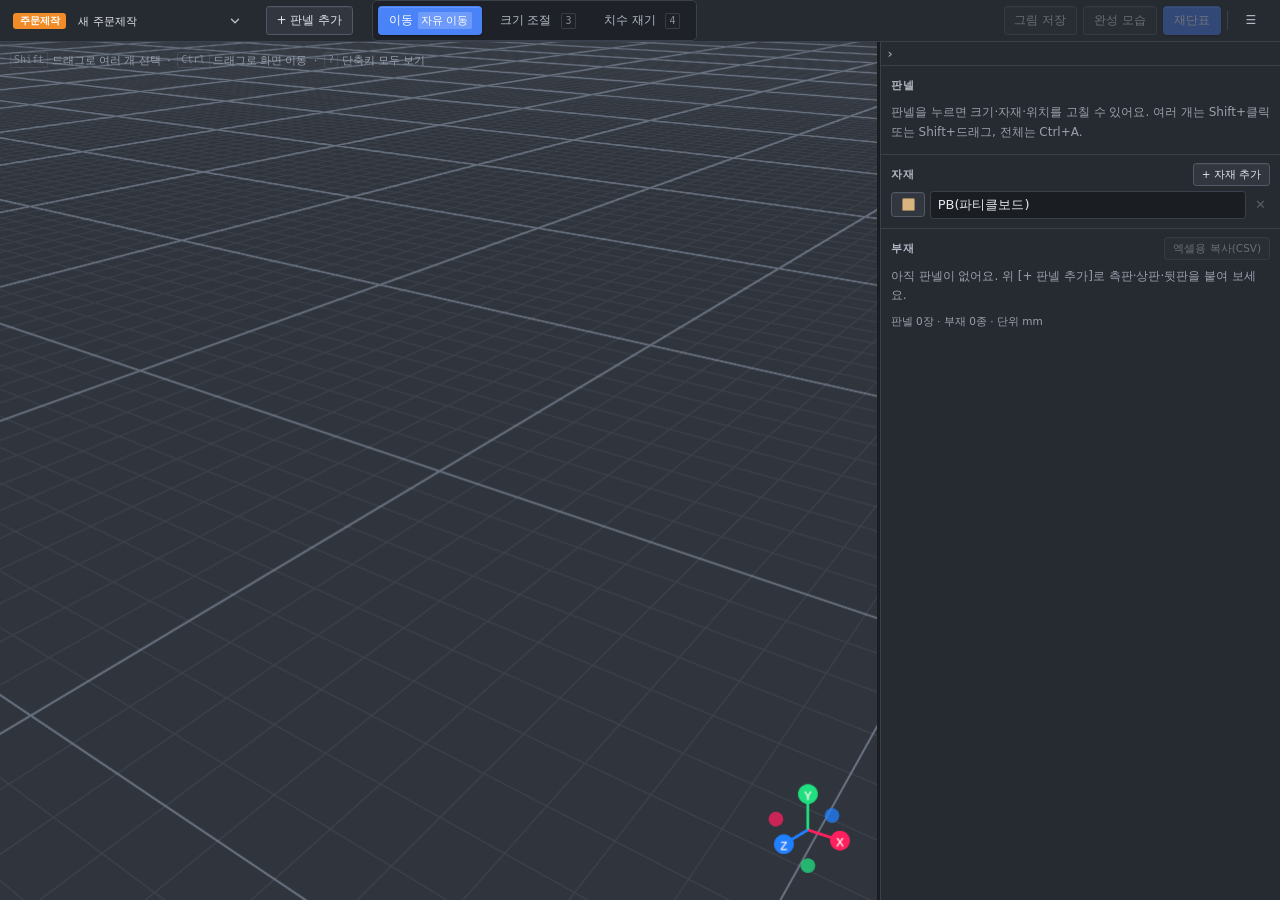
<file: web/custom/index.html>
<!doctype html>
<html lang="en">
  <head>
    <meta charset="UTF-8" />
    <link rel="icon" type="image/x-icon" href="/Panelizer/favicon.ico" />
    <meta name="viewport" content="width=device-width, initial-scale=1.0" />
    <title>Panelizer — Cabinet Designer</title>
    <script type="module" crossorigin src="./assets/index-D2AtlkXX.js"></script>
    <link rel="modulepreload" crossorigin href="./assets/rolldown-runtime-XKyaHtl9.js">
    <link rel="modulepreload" crossorigin href="./assets/vendor-DLZP23Km.js">
    <link rel="stylesheet" crossorigin href="./assets/index-BW0_Cf9q.css">
  </head>
  <body>
    <div id="root"></div>
  </body>
</html>
</file>
<file: web/custom/assets/index-BW0_Cf9q.css>
/*! tailwindcss v4.3.3 | MIT License | https://tailwindcss.com */
@layer properties{@supports (((-webkit-hyphens:none)) and (not (margin-trim:inline))) or ((-moz-orient:inline) and (not (color:rgb(from red r g b)))){*,:before,:after,::backdrop{--tw-translate-x:0;--tw-translate-y:0;--tw-translate-z:0;--tw-rotate-x:initial;--tw-rotate-y:initial;--tw-rotate-z:initial;--tw-skew-x:initial;--tw-skew-y:initial;--tw-space-y-reverse:0;--tw-border-style:solid;--tw-font-weight:initial;--tw-tracking:initial;--tw-leading:initial;--tw-ordinal:initial;--tw-slashed-zero:initial;--tw-numeric-figure:initial;--tw-numeric-spacing:initial;--tw-numeric-fraction:initial;--tw-shadow:0 0 #0000;--tw-shadow-color:initial;--tw-shadow-alpha:100%;--tw-inset-shadow:0 0 #0000;--tw-inset-shadow-color:initial;--tw-inset-shadow-alpha:100%;--tw-ring-color:initial;--tw-ring-shadow:0 0 #0000;--tw-inset-ring-color:initial;--tw-inset-ring-shadow:0 0 #0000;--tw-ring-inset:initial;--tw-ring-offset-width:0px;--tw-ring-offset-color:#fff;--tw-ring-offset-shadow:0 0 #0000;--tw-outline-style:solid;--tw-blur:initial;--tw-brightness:initial;--tw-contrast:initial;--tw-grayscale:initial;--tw-hue-rotate:initial;--tw-invert:initial;--tw-opacity:initial;--tw-saturate:initial;--tw-sepia:initial;--tw-drop-shadow:initial;--tw-drop-shadow-color:initial;--tw-drop-shadow-alpha:100%;--tw-drop-shadow-size:initial;--tw-duration:initial}}}@layer theme{:root,:host{--font-sans:system-ui, -apple-system, "Segoe UI", Roboto, sans-serif;--font-mono:ui-monospace, "SF Mono", "Cascadia Mono", Menlo, monospace;--color-black:#000;--color-white:#fff;--spacing:.25rem;--container-md:28rem;--container-3xl:48rem;--container-4xl:56rem;--text-xs:.75rem;--text-xs--line-height:calc(1 / .75);--text-sm:.875rem;--text-sm--line-height:calc(1.25 / .875);--text-base:1rem;--text-base--line-height:calc(1.5 / 1);--font-weight-normal:400;--font-weight-medium:500;--font-weight-semibold:600;--font-weight-bold:700;--tracking-normal:0em;--tracking-wide:.025em;--leading-tight:1.25;--leading-relaxed:1.625;--radius-xs:.125rem;--radius-sm:.25rem;--radius-md:.375rem;--radius-lg:.5rem;--animate-pulse:pulse 2s cubic-bezier(.4, 0, .6, 1) infinite;--default-transition-duration:.15s;--default-transition-timing-function:cubic-bezier(.4, 0, .2, 1);--default-font-family:var(--font-sans);--default-mono-font-family:var(--font-mono);--color-bg:#1a1d22;--color-surface:#262a31;--color-surface-2:#31363f;--color-surface-3:#3d434e;--color-edge:#3b414c;--color-edge-strong:#525a68;--color-ink:#e4e7ec;--color-ink-dim:#b4bbc6;--color-ink-faint:#9aa1ad;--color-accent:#4a82f7;--color-accent-hover:#6295fa;--color-accent-ink:#6b9dff;--color-danger:#f07a64;--color-snap-butt:#4a82f7;--color-snap-middle:#ffb02e;--color-resize:#ff8a2a;--color-resize-hover:#ffab5e;--color-overlap:#1fd1c4;--color-field-highlight:#ffd60a;--color-scene:#30353d;--color-scene-grid:#4a505b;--color-scene-grid-major:#67707e;--color-panel-edge:#5a4a32;--color-ghost:#c9ced7;--color-ghost-edge:#a3abb8;--color-corner:#9fb4d8;--text-micro:10.5px;--text-micro--line-height:1.4;--text-small:12px;--text-small--line-height:1.45}}@layer base{*,:after,:before,::backdrop{box-sizing:border-box;border:0 solid;margin:0;padding:0}::file-selector-button{box-sizing:border-box;border:0 solid;margin:0;padding:0}html,:host{-webkit-text-size-adjust:100%;tab-size:4;line-height:1.5;font-family:var(--default-font-family,-apple-system, BlinkMacSystemFont, "Segoe UI", Roboto, "Helvetica Neue", "Noto Sans", Arial, sans-serif, "Apple Color Emoji", "Segoe UI Emoji", "Segoe UI Symbol", "Noto Color Emoji");font-feature-settings:var(--default-font-feature-settings,normal);font-variation-settings:var(--default-font-variation-settings,normal);-webkit-tap-highlight-color:transparent}hr{height:0;color:inherit;border-top-width:1px}abbr:where([title]){-webkit-text-decoration:underline dotted;text-decoration:underline dotted}h1,h2,h3,h4,h5,h6{font-size:inherit;font-weight:inherit}a{color:inherit;-webkit-text-decoration:inherit;-webkit-text-decoration:inherit;-webkit-text-decoration:inherit;-webkit-text-decoration:inherit;text-decoration:inherit}b,strong{font-weight:bolder}code,kbd,samp,pre{font-family:var(--default-mono-font-family,ui-monospace, SFMono-Regular, Menlo, Monaco, Consolas, "Liberation Mono", "Courier New", monospace);font-feature-settings:var(--default-mono-font-feature-settings,normal);font-variation-settings:var(--default-mono-font-variation-settings,normal);font-size:1em}small{font-size:80%}sub,sup{vertical-align:baseline;font-size:75%;line-height:0;position:relative}sub{bottom:-.25em}sup{top:-.5em}table{text-indent:0;border-color:inherit;border-collapse:collapse}:-moz-focusring:where(:not(iframe)){outline:auto}progress{vertical-align:baseline}summary{display:list-item}ol,ul,menu{list-style:none}img,svg,video,canvas,audio,iframe,embed,object{vertical-align:middle;display:block}img,video{max-width:100%;height:auto}button,input,select,optgroup,textarea{font:inherit;font-feature-settings:inherit;font-variation-settings:inherit;letter-spacing:inherit;color:inherit;opacity:1;background-color:#0000;border-radius:0}::file-selector-button{font:inherit;font-feature-settings:inherit;font-variation-settings:inherit;letter-spacing:inherit;color:inherit;opacity:1;background-color:#0000;border-radius:0}:where(select:is([multiple],[size])) optgroup{font-weight:bolder}:where(select:is([multiple],[size])) optgroup option{padding-inline-start:20px}::file-selector-button{margin-inline-end:4px}::placeholder{opacity:1}@supports (not ((-webkit-appearance:-apple-pay-button))) or (contain-intrinsic-size:1px){::placeholder{color:currentColor}@supports (color:color-mix(in lab, red, red)){::placeholder{color:color-mix(in oklab, currentcolor 50%, transparent)}}}textarea{resize:vertical}::-webkit-search-decoration{-webkit-appearance:none}::-webkit-date-and-time-value{min-height:1lh;text-align:inherit}::-webkit-datetime-edit{display:inline-flex}::-webkit-datetime-edit-fields-wrapper{padding:0}::-webkit-datetime-edit{padding-block:0}::-webkit-datetime-edit-year-field{padding-block:0}::-webkit-datetime-edit-month-field{padding-block:0}::-webkit-datetime-edit-day-field{padding-block:0}::-webkit-datetime-edit-hour-field{padding-block:0}::-webkit-datetime-edit-minute-field{padding-block:0}::-webkit-datetime-edit-second-field{padding-block:0}::-webkit-datetime-edit-millisecond-field{padding-block:0}::-webkit-datetime-edit-meridiem-field{padding-block:0}::-webkit-calendar-picker-indicator{line-height:1}:-moz-ui-invalid{box-shadow:none}button,input:where([type=button],[type=reset],[type=submit]){appearance:button}::file-selector-button{appearance:button}::-webkit-inner-spin-button{height:auto}::-webkit-outer-spin-button{height:auto}[hidden]:where(:not([hidden=until-found])){display:none!important}:root{--lightningcss-light: ;--lightningcss-dark:initial;color-scheme:dark;font-family:var(--font-sans);color:var(--color-ink);-webkit-font-smoothing:antialiased;font-size:13px}html,body,#root{height:100%;margin:0}body{background:var(--color-bg)}@media (pointer:coarse){input,select,textarea{font-size:16px}}input[type=text],input[type=number]{font-variant-numeric:tabular-nums}*{scrollbar-width:thin;scrollbar-color:var(--color-edge-strong) transparent}}@layer components;@layer utilities{.pointer-events-none{pointer-events:none}.collapse{visibility:collapse}.invisible{visibility:hidden}.visible{visibility:visible}.absolute{position:absolute}.fixed{position:fixed}.relative{position:relative}.static{position:static}.inset-0{inset:0}.inset-x-0{inset-inline:0}.top-2{top:calc(var(--spacing) * 2)}.top-3{top:calc(var(--spacing) * 3)}.top-10{top:calc(var(--spacing) * 10)}.top-20{top:calc(var(--spacing) * 20)}.top-\[calc\(100\%\+4px\)\]{top:calc(100% + 4px)}.right-0{right:0}.right-3{right:calc(var(--spacing) * 3)}.bottom-2{bottom:calc(var(--spacing) * 2)}.bottom-3{bottom:calc(var(--spacing) * 3)}.left-0{left:0}.left-2{left:calc(var(--spacing) * 2)}.left-3{left:calc(var(--spacing) * 3)}.z-50{z-index:50}.z-\[100\]{z-index:100}.z-\[200\]{z-index:200}.m-0{margin:0}.mx-1{margin-inline:var(--spacing)}.mx-3{margin-inline:calc(var(--spacing) * 3)}.my-1{margin-block:var(--spacing)}.my-px{margin-block:1px}.mt-0{margin-top:0}.mt-1{margin-top:var(--spacing)}.mt-1\.5{margin-top:calc(var(--spacing) * 1.5)}.mt-2{margin-top:calc(var(--spacing) * 2)}.mt-2\.5{margin-top:calc(var(--spacing) * 2.5)}.mt-4{margin-top:calc(var(--spacing) * 4)}.mr-1\.5{margin-right:calc(var(--spacing) * 1.5)}.mr-2{margin-right:calc(var(--spacing) * 2)}.mb-0{margin-bottom:0}.mb-1{margin-bottom:var(--spacing)}.mb-1\.5{margin-bottom:calc(var(--spacing) * 1.5)}.mb-2{margin-bottom:calc(var(--spacing) * 2)}.mb-3{margin-bottom:calc(var(--spacing) * 3)}.mb-4{margin-bottom:calc(var(--spacing) * 4)}.mb-6{margin-bottom:calc(var(--spacing) * 6)}.ml-1{margin-left:var(--spacing)}.ml-1\.5{margin-left:calc(var(--spacing) * 1.5)}.ml-2{margin-left:calc(var(--spacing) * 2)}.ml-6{margin-left:calc(var(--spacing) * 6)}.\!inline{display:inline!important}.block{display:block}.contents{display:contents}.flex{display:flex}.grid{display:grid}.hidden{display:none}.inline{display:inline}.inline-block{display:inline-block}.inline-flex{display:inline-flex}.table{display:table}.aspect-square{aspect-ratio:1}.size-2{width:calc(var(--spacing) * 2);height:calc(var(--spacing) * 2)}.size-2\.5{width:calc(var(--spacing) * 2.5);height:calc(var(--spacing) * 2.5)}.size-3\.5{width:calc(var(--spacing) * 3.5);height:calc(var(--spacing) * 3.5)}.size-4{width:calc(var(--spacing) * 4);height:calc(var(--spacing) * 4)}.h-1{height:var(--spacing)}.h-3{height:calc(var(--spacing) * 3)}.h-6{height:calc(var(--spacing) * 6)}.h-7{height:calc(var(--spacing) * 7)}.h-12{height:calc(var(--spacing) * 12)}.h-13{height:calc(var(--spacing) * 13)}.h-72{height:calc(var(--spacing) * 72)}.h-\[55dvh\]{height:55dvh}.h-full{height:100%}.max-h-80{max-height:calc(var(--spacing) * 80)}.max-h-\[50dvh\]{max-height:50dvh}.max-h-full{max-height:100%}.min-h-0{min-height:0}.w-1{width:var(--spacing)}.w-5{width:calc(var(--spacing) * 5)}.w-7{width:calc(var(--spacing) * 7)}.w-8{width:calc(var(--spacing) * 8)}.w-9{width:calc(var(--spacing) * 9)}.w-10{width:calc(var(--spacing) * 10)}.w-12{width:calc(var(--spacing) * 12)}.w-14{width:calc(var(--spacing) * 14)}.w-20{width:calc(var(--spacing) * 20)}.w-24{width:calc(var(--spacing) * 24)}.w-28{width:calc(var(--spacing) * 28)}.w-72{width:calc(var(--spacing) * 72)}.w-\[6\.5rem\]{width:6.5rem}.w-full{width:100%}.w-px{width:1px}.max-w-3xl{max-width:var(--container-3xl)}.max-w-4xl{max-width:var(--container-4xl)}.max-w-64{max-width:calc(var(--spacing) * 64)}.max-w-full{max-width:100%}.max-w-md{max-width:var(--container-md)}.min-w-0{min-width:0}.min-w-3\.5{min-width:calc(var(--spacing) * 3.5)}.min-w-7{min-width:calc(var(--spacing) * 7)}.min-w-16{min-width:calc(var(--spacing) * 16)}.min-w-44{min-width:calc(var(--spacing) * 44)}.min-w-max{min-width:max-content}.flex-1{flex:1}.shrink{flex-shrink:1}.shrink-0{flex-shrink:0}.grow{flex-grow:1}.table-fixed{table-layout:fixed}.border-collapse{border-collapse:collapse}.translate-x-3{--tw-translate-x:calc(var(--spacing) * 3);translate:var(--tw-translate-x) var(--tw-translate-y)}.translate-y-3{--tw-translate-y:calc(var(--spacing) * 3);translate:var(--tw-translate-x) var(--tw-translate-y)}.rotate-90{rotate:90deg}.transform{transform:var(--tw-rotate-x,) var(--tw-rotate-y,) var(--tw-rotate-z,) var(--tw-skew-x,) var(--tw-skew-y,)}.animate-pulse{animation:var(--animate-pulse)}.cursor-col-resize{cursor:col-resize}.cursor-default{cursor:default}.cursor-help{cursor:help}.cursor-pointer{cursor:pointer}.resize{resize:both}.list-disc{list-style-type:disc}.list-none{list-style-type:none}.appearance-none{appearance:none}.grid-cols-2{grid-template-columns:repeat(2,minmax(0,1fr))}.grid-cols-3{grid-template-columns:repeat(3,minmax(0,1fr))}.grid-cols-4{grid-template-columns:repeat(4,minmax(0,1fr))}.grid-cols-6{grid-template-columns:repeat(6,minmax(0,1fr))}.grid-cols-\[4\.5rem_1fr_2\.5rem\]{grid-template-columns:4.5rem 1fr 2.5rem}.flex-col{flex-direction:column}.flex-row{flex-direction:row}.flex-wrap{flex-wrap:wrap}.items-baseline{align-items:baseline}.items-center{align-items:center}.items-start{align-items:flex-start}.justify-between{justify-content:space-between}.justify-center{justify-content:center}.justify-end{justify-content:flex-end}.justify-start{justify-content:flex-start}.gap-0\.5{gap:calc(var(--spacing) * .5)}.gap-1{gap:var(--spacing)}.gap-1\.5{gap:calc(var(--spacing) * 1.5)}.gap-2{gap:calc(var(--spacing) * 2)}.gap-3{gap:calc(var(--spacing) * 3)}.gap-4{gap:calc(var(--spacing) * 4)}:where(.space-y-1>:not(:last-child)){--tw-space-y-reverse:0;margin-block-start:calc(var(--spacing) * var(--tw-space-y-reverse));margin-block-end:calc(var(--spacing) * calc(1 - var(--tw-space-y-reverse)))}.gap-x-2{column-gap:calc(var(--spacing) * 2)}.gap-x-3{column-gap:calc(var(--spacing) * 3)}.gap-x-8{column-gap:calc(var(--spacing) * 8)}.gap-y-4{row-gap:calc(var(--spacing) * 4)}.self-start{align-self:flex-start}.truncate{text-overflow:ellipsis;white-space:nowrap;overflow:hidden}.overflow-hidden{overflow:hidden}.overflow-visible{overflow:visible}.overflow-x-auto{overflow-x:auto}.overflow-y-auto{overflow-y:auto}.rounded{border-radius:.25rem}.rounded-full{border-radius:2147483647px}.rounded-lg{border-radius:var(--radius-lg)}.rounded-md{border-radius:var(--radius-md)}.rounded-sm{border-radius:var(--radius-sm)}.rounded-xs{border-radius:var(--radius-xs)}.rounded-t{border-top-left-radius:.25rem;border-top-right-radius:.25rem}.border{border-style:var(--tw-border-style);border-width:1px}.border-0{border-style:var(--tw-border-style);border-width:0}.border-2{border-style:var(--tw-border-style);border-width:2px}.border-y{border-block-style:var(--tw-border-style);border-block-width:1px}.border-t{border-top-style:var(--tw-border-style);border-top-width:1px}.border-b{border-bottom-style:var(--tw-border-style);border-bottom-width:1px}.border-l{border-left-style:var(--tw-border-style);border-left-width:1px}.border-dashed{--tw-border-style:dashed;border-style:dashed}.border-accent{border-color:var(--color-accent)}.border-accent\/45{border-color:#4a82f773}@supports (color:color-mix(in lab, red, red)){.border-accent\/45{border-color:color-mix(in oklab, var(--color-accent) 45%, transparent)}}.border-black\/30{border-color:#0000004d}@supports (color:color-mix(in lab, red, red)){.border-black\/30{border-color:color-mix(in oklab, var(--color-black) 30%, transparent)}}.border-current\/25{border-color:currentColor}@supports (color:color-mix(in lab, red, red)){.border-current\/25{border-color:color-mix(in oklab, currentcolor 25%, transparent)}}.border-danger\/40{border-color:#f07a6466}@supports (color:color-mix(in lab, red, red)){.border-danger\/40{border-color:color-mix(in oklab, var(--color-danger) 40%, transparent)}}.border-edge{border-color:var(--color-edge)}.border-edge-strong{border-color:var(--color-edge-strong)}.border-edge\/60{border-color:#3b414c99}@supports (color:color-mix(in lab, red, red)){.border-edge\/60{border-color:color-mix(in oklab, var(--color-edge) 60%, transparent)}}.border-ink{border-color:var(--color-ink)}.border-snap-middle\/40{border-color:#ffb02e66}@supports (color:color-mix(in lab, red, red)){.border-snap-middle\/40{border-color:color-mix(in oklab, var(--color-snap-middle) 40%, transparent)}}.border-transparent{border-color:#0000}.bg-\[\#F28C28\]{background-color:#f28c28}.bg-accent{background-color:var(--color-accent)}.bg-accent\/15{background-color:#4a82f726}@supports (color:color-mix(in lab, red, red)){.bg-accent\/15{background-color:color-mix(in oklab, var(--color-accent) 15%, transparent)}}.bg-accent\/20{background-color:#4a82f733}@supports (color:color-mix(in lab, red, red)){.bg-accent\/20{background-color:color-mix(in oklab, var(--color-accent) 20%, transparent)}}.bg-bg{background-color:var(--color-bg)}.bg-bg\/60{background-color:#1a1d2299}@supports (color:color-mix(in lab, red, red)){.bg-bg\/60{background-color:color-mix(in oklab, var(--color-bg) 60%, transparent)}}.bg-black\/35{background-color:#00000059}@supports (color:color-mix(in lab, red, red)){.bg-black\/35{background-color:color-mix(in oklab, var(--color-black) 35%, transparent)}}.bg-black\/45{background-color:#00000073}@supports (color:color-mix(in lab, red, red)){.bg-black\/45{background-color:color-mix(in oklab, var(--color-black) 45%, transparent)}}.bg-black\/50{background-color:#00000080}@supports (color:color-mix(in lab, red, red)){.bg-black\/50{background-color:color-mix(in oklab, var(--color-black) 50%, transparent)}}.bg-black\/60{background-color:#0009}@supports (color:color-mix(in lab, red, red)){.bg-black\/60{background-color:color-mix(in oklab, var(--color-black) 60%, transparent)}}.bg-danger\/10{background-color:#f07a641a}@supports (color:color-mix(in lab, red, red)){.bg-danger\/10{background-color:color-mix(in oklab, var(--color-danger) 10%, transparent)}}.bg-edge{background-color:var(--color-edge)}.bg-edge-strong{background-color:var(--color-edge-strong)}.bg-snap-middle\/10{background-color:#ffb02e1a}@supports (color:color-mix(in lab, red, red)){.bg-snap-middle\/10{background-color:color-mix(in oklab, var(--color-snap-middle) 10%, transparent)}}.bg-surface{background-color:var(--color-surface)}.bg-surface-2{background-color:var(--color-surface-2)}.bg-surface-3{background-color:var(--color-surface-3)}.bg-surface\/90{background-color:#262a31e6}@supports (color:color-mix(in lab, red, red)){.bg-surface\/90{background-color:color-mix(in oklab, var(--color-surface) 90%, transparent)}}.bg-surface\/95{background-color:#262a31f2}@supports (color:color-mix(in lab, red, red)){.bg-surface\/95{background-color:color-mix(in oklab, var(--color-surface) 95%, transparent)}}.bg-transparent{background-color:#0000}.bg-white\/20{background-color:#fff3}@supports (color:color-mix(in lab, red, red)){.bg-white\/20{background-color:color-mix(in oklab, var(--color-white) 20%, transparent)}}.fill-bg{fill:var(--color-bg)}.fill-ink-dim\/70{fill:#b4bbc6b3}@supports (color:color-mix(in lab, red, red)){.fill-ink-dim\/70{fill:color-mix(in oklab, var(--color-ink-dim) 70%, transparent)}}.fill-ink-faint\/50{fill:#9aa1ad80}@supports (color:color-mix(in lab, red, red)){.fill-ink-faint\/50{fill:color-mix(in oklab, var(--color-ink-faint) 50%, transparent)}}.fill-none{fill:none}.fill-surface-2{fill:var(--color-surface-2)}.stroke-black\/55{stroke:#0000008c}@supports (color:color-mix(in lab, red, red)){.stroke-black\/55{stroke:color-mix(in oklab, var(--color-black) 55%, transparent)}}.stroke-current{stroke:currentColor}.stroke-edge{stroke:var(--color-edge)}.stroke-ink-dim{stroke:var(--color-ink-dim)}.stroke-white{stroke:var(--color-white)}.\[stroke-width\:1\]{stroke-width:1px}.\[stroke-width\:2\.5\]{stroke-width:2.5px}.p-0{padding:0}.p-0\.5{padding:calc(var(--spacing) * .5)}.p-1{padding:var(--spacing)}.p-1\.5{padding:calc(var(--spacing) * 1.5)}.p-2{padding:calc(var(--spacing) * 2)}.p-3{padding:calc(var(--spacing) * 3)}.p-4{padding:calc(var(--spacing) * 4)}.p-6{padding:calc(var(--spacing) * 6)}.px-0\.5{padding-inline:calc(var(--spacing) * .5)}.px-1{padding-inline:var(--spacing)}.px-1\.5{padding-inline:calc(var(--spacing) * 1.5)}.px-2{padding-inline:calc(var(--spacing) * 2)}.px-2\.5{padding-inline:calc(var(--spacing) * 2.5)}.px-3{padding-inline:calc(var(--spacing) * 3)}.px-4{padding-inline:calc(var(--spacing) * 4)}.px-5{padding-inline:calc(var(--spacing) * 5)}.py-0\.5{padding-block:calc(var(--spacing) * .5)}.py-1{padding-block:var(--spacing)}.py-1\.5{padding-block:calc(var(--spacing) * 1.5)}.py-2{padding-block:calc(var(--spacing) * 2)}.py-2\.5{padding-block:calc(var(--spacing) * 2.5)}.py-3{padding-block:calc(var(--spacing) * 3)}.py-4{padding-block:calc(var(--spacing) * 4)}.py-\[3px\]{padding-block:3px}.py-px{padding-block:1px}.pt-2{padding-top:calc(var(--spacing) * 2)}.pr-1{padding-right:var(--spacing)}.pr-4{padding-right:calc(var(--spacing) * 4)}.pb-1{padding-bottom:var(--spacing)}.pb-2{padding-bottom:calc(var(--spacing) * 2)}.pb-2\.5{padding-bottom:calc(var(--spacing) * 2.5)}.pl-1{padding-left:var(--spacing)}.pl-1\.5{padding-left:calc(var(--spacing) * 1.5)}.pl-2{padding-left:calc(var(--spacing) * 2)}.pl-5{padding-left:calc(var(--spacing) * 5)}.text-center{text-align:center}.text-left{text-align:left}.text-right{text-align:right}.align-middle{vertical-align:middle}.align-top{vertical-align:top}.font-mono{font-family:var(--font-mono)}.label-micro{font-size:var(--text-micro);line-height:var(--tw-leading,var(--text-micro--line-height));--tw-font-weight:var(--font-weight-semibold);font-weight:var(--font-weight-semibold);--tw-tracking:.08em;letter-spacing:.08em;color:var(--color-ink-dim);text-transform:uppercase}.text-base{font-size:var(--text-base);line-height:var(--tw-leading,var(--text-base--line-height))}.text-micro{font-size:var(--text-micro);line-height:var(--tw-leading,var(--text-micro--line-height))}.text-sm{font-size:var(--text-sm);line-height:var(--tw-leading,var(--text-sm--line-height))}.text-small{font-size:var(--text-small);line-height:var(--tw-leading,var(--text-small--line-height))}.text-xs{font-size:var(--text-xs);line-height:var(--tw-leading,var(--text-xs--line-height))}.text-\[9px\]{font-size:9px}.text-\[10px\]{font-size:10px}.text-\[11px\]{font-size:11px}.text-\[12px\]{font-size:12px}.text-\[13px\]{font-size:13px}.text-\[14px\]{font-size:14px}.leading-\[14px\]{--tw-leading:14px;line-height:14px}.leading-none{--tw-leading:1;line-height:1}.leading-relaxed{--tw-leading:var(--leading-relaxed);line-height:var(--leading-relaxed)}.leading-tight{--tw-leading:var(--leading-tight);line-height:var(--leading-tight)}.font-bold{--tw-font-weight:var(--font-weight-bold);font-weight:var(--font-weight-bold)}.font-medium{--tw-font-weight:var(--font-weight-medium);font-weight:var(--font-weight-medium)}.font-normal{--tw-font-weight:var(--font-weight-normal);font-weight:var(--font-weight-normal)}.font-semibold{--tw-font-weight:var(--font-weight-semibold);font-weight:var(--font-weight-semibold)}.tracking-normal{--tw-tracking:var(--tracking-normal);letter-spacing:var(--tracking-normal)}.tracking-wide{--tw-tracking:var(--tracking-wide);letter-spacing:var(--tracking-wide)}.\[overflow-wrap\:anywhere\]{overflow-wrap:anywhere}.whitespace-nowrap{white-space:nowrap}.text-accent{color:var(--color-accent)}.text-accent-ink{color:var(--color-accent-ink)}.text-danger{color:var(--color-danger)}.text-ink{color:var(--color-ink)}.text-ink-dim{color:var(--color-ink-dim)}.text-ink-faint{color:var(--color-ink-faint)}.text-snap-middle{color:var(--color-snap-middle)}.text-white{color:var(--color-white)}.normal-case{text-transform:none}.uppercase{text-transform:uppercase}.tabular-nums{--tw-numeric-spacing:tabular-nums;font-variant-numeric:var(--tw-ordinal,) var(--tw-slashed-zero,) var(--tw-numeric-figure,) var(--tw-numeric-spacing,) var(--tw-numeric-fraction,)}.accent-accent{accent-color:var(--color-accent)}.opacity-0{opacity:0}.opacity-30{opacity:.3}.opacity-60{opacity:.6}.opacity-70{opacity:.7}.shadow{--tw-shadow:0 1px 3px 0 var(--tw-shadow-color,#0000001a), 0 1px 2px -1px var(--tw-shadow-color,#0000001a);box-shadow:var(--tw-inset-shadow), var(--tw-inset-ring-shadow), var(--tw-ring-offset-shadow), var(--tw-ring-shadow), var(--tw-shadow)}.shadow-2xl{--tw-shadow:0 25px 50px -12px var(--tw-shadow-color,#00000040);box-shadow:var(--tw-inset-shadow), var(--tw-inset-ring-shadow), var(--tw-ring-offset-shadow), var(--tw-ring-shadow), var(--tw-shadow)}.shadow-\[0_1px_2px_rgb\(0_0_0\/0\.4\)\,inset_0_1px_0_rgb\(255_255_255\/0\.15\)\]{--tw-shadow:0 1px 2px var(--tw-shadow-color,#0006), inset 0 1px 0 var(--tw-shadow-color,#ffffff26);box-shadow:var(--tw-inset-shadow), var(--tw-inset-ring-shadow), var(--tw-ring-offset-shadow), var(--tw-ring-shadow), var(--tw-shadow)}.shadow-\[inset_0_1px_0_rgb\(255_255_255\/0\.04\)\]{--tw-shadow:inset 0 1px 0 var(--tw-shadow-color,#ffffff0a);box-shadow:var(--tw-inset-shadow), var(--tw-inset-ring-shadow), var(--tw-ring-offset-shadow), var(--tw-ring-shadow), var(--tw-shadow)}.shadow-\[inset_3px_0_0_color-mix\(in_srgb\,var\(--color-accent\)_35\%\,transparent\)\]{--tw-shadow:inset 3px 0 0 var(--tw-shadow-color,#4a82f759)}@supports (color:color-mix(in lab, red, red)){.shadow-\[inset_3px_0_0_color-mix\(in_srgb\,var\(--color-accent\)_35\%\,transparent\)\]{--tw-shadow:inset 3px 0 0 var(--tw-shadow-color,color-mix(in srgb,var(--color-accent) 35%,transparent))}}.shadow-\[inset_3px_0_0_color-mix\(in_srgb\,var\(--color-accent\)_35\%\,transparent\)\]{box-shadow:var(--tw-inset-shadow), var(--tw-inset-ring-shadow), var(--tw-ring-offset-shadow), var(--tw-ring-shadow), var(--tw-shadow)}.shadow-\[inset_3px_0_0_var\(--color-accent\)\]{--tw-shadow:inset 3px 0 0 var(--tw-shadow-color,var(--color-accent));box-shadow:var(--tw-inset-shadow), var(--tw-inset-ring-shadow), var(--tw-ring-offset-shadow), var(--tw-ring-shadow), var(--tw-shadow)}.shadow-lg{--tw-shadow:0 10px 15px -3px var(--tw-shadow-color,#0000001a), 0 4px 6px -4px var(--tw-shadow-color,#0000001a);box-shadow:var(--tw-inset-shadow), var(--tw-inset-ring-shadow), var(--tw-ring-offset-shadow), var(--tw-ring-shadow), var(--tw-shadow)}.shadow-md{--tw-shadow:0 4px 6px -1px var(--tw-shadow-color,#0000001a), 0 2px 4px -2px var(--tw-shadow-color,#0000001a);box-shadow:var(--tw-inset-shadow), var(--tw-inset-ring-shadow), var(--tw-ring-offset-shadow), var(--tw-ring-shadow), var(--tw-shadow)}.ring,.ring-1{--tw-ring-shadow:var(--tw-ring-inset,) 0 0 0 calc(1px + var(--tw-ring-offset-width)) var(--tw-ring-color,currentcolor);box-shadow:var(--tw-inset-shadow), var(--tw-inset-ring-shadow), var(--tw-ring-offset-shadow), var(--tw-ring-shadow), var(--tw-shadow)}.shadow-black\/30{--tw-shadow-color:#0000004d}@supports (color:color-mix(in lab, red, red)){.shadow-black\/30{--tw-shadow-color:color-mix(in oklab, color-mix(in oklab, var(--color-black) 30%, transparent) var(--tw-shadow-alpha), transparent)}}.shadow-black\/40{--tw-shadow-color:#0006}@supports (color:color-mix(in lab, red, red)){.shadow-black\/40{--tw-shadow-color:color-mix(in oklab, color-mix(in oklab, var(--color-black) 40%, transparent) var(--tw-shadow-alpha), transparent)}}.shadow-black\/50{--tw-shadow-color:#00000080}@supports (color:color-mix(in lab, red, red)){.shadow-black\/50{--tw-shadow-color:color-mix(in oklab, color-mix(in oklab, var(--color-black) 50%, transparent) var(--tw-shadow-alpha), transparent)}}.ring-black\/40{--tw-ring-color:#0006}@supports (color:color-mix(in lab, red, red)){.ring-black\/40{--tw-ring-color:color-mix(in oklab, var(--color-black) 40%, transparent)}}.outline{outline-style:var(--tw-outline-style);outline-width:1px}.outline-2{outline-style:var(--tw-outline-style);outline-width:2px}.outline-offset-4{outline-offset:4px}.outline-accent{outline-color:var(--color-accent)}.outline-transparent{outline-color:#0000}.blur{--tw-blur:blur(8px);filter:var(--tw-blur,) var(--tw-brightness,) var(--tw-contrast,) var(--tw-grayscale,) var(--tw-hue-rotate,) var(--tw-invert,) var(--tw-saturate,) var(--tw-sepia,) var(--tw-drop-shadow,)}.invert{--tw-invert:invert(100%);filter:var(--tw-blur,) var(--tw-brightness,) var(--tw-contrast,) var(--tw-grayscale,) var(--tw-hue-rotate,) var(--tw-invert,) var(--tw-saturate,) var(--tw-sepia,) var(--tw-drop-shadow,)}.transition-\[background-color\,border-color\,color\,box-shadow\]{transition-property:background-color,border-color,color,box-shadow;transition-timing-function:var(--tw-ease,var(--default-transition-timing-function));transition-duration:var(--tw-duration,var(--default-transition-duration))}.transition-\[outline-color\]{transition-property:outline-color;transition-timing-function:var(--tw-ease,var(--default-transition-timing-function));transition-duration:var(--tw-duration,var(--default-transition-duration))}.transition-colors{transition-property:color,background-color,border-color,outline-color,text-decoration-color,fill,stroke,--tw-gradient-from,--tw-gradient-via,--tw-gradient-to;transition-timing-function:var(--tw-ease,var(--default-transition-timing-function));transition-duration:var(--tw-duration,var(--default-transition-duration))}.transition-opacity{transition-property:opacity;transition-timing-function:var(--tw-ease,var(--default-transition-timing-function));transition-duration:var(--tw-duration,var(--default-transition-duration))}.transition-transform{transition-property:transform,translate,scale,rotate;transition-timing-function:var(--tw-ease,var(--default-transition-timing-function));transition-duration:var(--tw-duration,var(--default-transition-duration))}.duration-100{--tw-duration:.1s;transition-duration:.1s}.outline-none{--tw-outline-style:none;outline-style:none}.select-none{-webkit-user-select:none;user-select:none}.\[fill-opacity\:0\.85\]{fill-opacity:.85}.\[fill-opacity\:1\]{fill-opacity:1}.\[stroke-dasharray\:3_2\]{stroke-dasharray:3 2}.\[stroke-dasharray\:4_3\]{stroke-dasharray:4 3}.ring-inset{--tw-ring-inset:inset}.group-focus-within\:text-ink:is(:where(.group):focus-within *){color:var(--color-ink)}.group-focus-within\:opacity-100:is(:where(.group):focus-within *){opacity:1}@media (hover:hover){.group-hover\:opacity-100:is(:where(.group):hover *){opacity:1}}.placeholder\:text-ink-faint::placeholder{color:var(--color-ink-faint)}.last\:mb-0:last-child{margin-bottom:0}.last\:border-0:last-child{border-style:var(--tw-border-style);border-width:0}.last\:border-b-0:last-child{border-bottom-style:var(--tw-border-style);border-bottom-width:0}@media (hover:hover){.hover\:border-edge:hover{border-color:var(--color-edge)}.hover\:border-edge-strong:hover{border-color:var(--color-edge-strong)}.hover\:bg-accent:hover{background-color:var(--color-accent)}.hover\:bg-accent\/25:hover{background-color:#4a82f740}@supports (color:color-mix(in lab, red, red)){.hover\:bg-accent\/25:hover{background-color:color-mix(in oklab, var(--color-accent) 25%, transparent)}}.hover\:bg-danger:hover{background-color:var(--color-danger)}.hover\:bg-surface-2:hover{background-color:var(--color-surface-2)}.hover\:bg-surface-3:hover{background-color:var(--color-surface-3)}.hover\:fill-ink:hover{fill:var(--color-ink)}.hover\:fill-ink-dim:hover{fill:var(--color-ink-dim)}.hover\:text-ink:hover{color:var(--color-ink)}.hover\:text-white:hover{color:var(--color-white)}}.focus\:border-accent:focus{border-color:var(--color-accent)}.focus\:bg-bg:focus{background-color:var(--color-bg)}.focus\:bg-surface:focus{background-color:var(--color-surface)}.focus\:opacity-100:focus{opacity:1}.focus\:ring-2:focus{--tw-ring-shadow:var(--tw-ring-inset,) 0 0 0 calc(2px + var(--tw-ring-offset-width)) var(--tw-ring-color,currentcolor);box-shadow:var(--tw-inset-shadow), var(--tw-inset-ring-shadow), var(--tw-ring-offset-shadow), var(--tw-ring-shadow), var(--tw-shadow)}.focus\:ring-accent\/25:focus{--tw-ring-color:#4a82f740}@supports (color:color-mix(in lab, red, red)){.focus\:ring-accent\/25:focus{--tw-ring-color:color-mix(in oklab, var(--color-accent) 25%, transparent)}}.focus\:outline-none:focus{--tw-outline-style:none;outline-style:none}.focus-visible\:outline-2:focus-visible{outline-style:var(--tw-outline-style);outline-width:2px}.focus-visible\:outline-offset-1:focus-visible{outline-offset:1px}.focus-visible\:outline-accent:focus-visible{outline-color:var(--color-accent)}.active\:translate-y-px:active{--tw-translate-y:1px;translate:var(--tw-translate-x) var(--tw-translate-y)}@media (hover:hover){.enabled\:hover\:border-accent-hover:enabled:hover{border-color:var(--color-accent-hover)}.enabled\:hover\:border-danger:enabled:hover{border-color:var(--color-danger)}.enabled\:hover\:border-edge-strong:enabled:hover{border-color:var(--color-edge-strong)}.enabled\:hover\:bg-accent-hover:enabled:hover{background-color:var(--color-accent-hover)}.enabled\:hover\:bg-danger:enabled:hover{background-color:var(--color-danger)}.enabled\:hover\:bg-danger\/15:enabled:hover{background-color:#f07a6426}@supports (color:color-mix(in lab, red, red)){.enabled\:hover\:bg-danger\/15:enabled:hover{background-color:color-mix(in oklab, var(--color-danger) 15%, transparent)}}.enabled\:hover\:bg-surface-2:enabled:hover{background-color:var(--color-surface-2)}.enabled\:hover\:bg-surface-3:enabled:hover{background-color:var(--color-surface-3)}.enabled\:hover\:text-danger:enabled:hover{color:var(--color-danger)}.enabled\:hover\:text-ink:enabled:hover{color:var(--color-ink)}.enabled\:hover\:text-white:enabled:hover{color:var(--color-white)}}.disabled\:cursor-not-allowed:disabled{cursor:not-allowed}.disabled\:opacity-35:disabled{opacity:.35}.disabled\:opacity-40:disabled{opacity:.4}.disabled\:active\:translate-y-0:disabled:active{--tw-translate-y:0px;translate:var(--tw-translate-x) var(--tw-translate-y)}@media (width>=48rem){.md\:top-3{top:calc(var(--spacing) * 3)}.md\:top-14{top:calc(var(--spacing) * 14)}.md\:mr-4{margin-right:calc(var(--spacing) * 4)}.md\:block{display:block}.md\:contents{display:contents}.md\:flex{display:flex}.md\:hidden{display:none}.md\:h-auto{height:auto}.md\:min-h-\[26rem\]{min-height:26rem}.md\:w-44{width:calc(var(--spacing) * 44)}.md\:w-80{width:calc(var(--spacing) * 80)}.md\:flex-1{flex:1}.md\:grid-cols-2{grid-template-columns:repeat(2,minmax(0,1fr))}.md\:flex-row{flex-direction:row}.md\:gap-4{gap:calc(var(--spacing) * 4)}.md\:rounded-lg{border-radius:var(--radius-lg)}.md\:border{border-style:var(--tw-border-style);border-width:1px}.md\:border-t-0{border-top-style:var(--tw-border-style);border-top-width:0}.md\:border-l{border-left-style:var(--tw-border-style);border-left-width:1px}.md\:p-6{padding:calc(var(--spacing) * 6)}.md\:px-4{padding-inline:calc(var(--spacing) * 4)}}@media print{.print\:static{position:static}.print\:block{display:block}.print\:hidden{display:none}.print\:h-auto{height:auto}.print\:border-0{border-style:var(--tw-border-style);border-width:0}.print\:bg-white{background-color:var(--color-white)}.print\:p-0{padding:0}.print\:shadow-none{--tw-shadow:0 0 #0000;box-shadow:var(--tw-inset-shadow), var(--tw-inset-ring-shadow), var(--tw-ring-offset-shadow), var(--tw-ring-shadow), var(--tw-shadow)}}@media (pointer:coarse){.pointer-coarse\:hidden{display:none}}.\[\&\:\:-moz-range-thumb\]\:size-3::-moz-range-thumb{width:calc(var(--spacing) * 3);height:calc(var(--spacing) * 3)}.\[\&\:\:-moz-range-thumb\]\:rounded-full::-moz-range-thumb{border-radius:2147483647px}.\[\&\:\:-moz-range-thumb\]\:border-2::-moz-range-thumb{border-style:var(--tw-border-style);border-width:2px}.\[\&\:\:-moz-range-thumb\]\:border-white::-moz-range-thumb{border-color:var(--color-white)}.\[\&\:\:-moz-range-thumb\]\:bg-transparent::-moz-range-thumb{background-color:#0000}.\[\&\:\:-webkit-slider-thumb\]\:size-4::-webkit-slider-thumb{width:calc(var(--spacing) * 4);height:calc(var(--spacing) * 4)}.\[\&\:\:-webkit-slider-thumb\]\:appearance-none::-webkit-slider-thumb{appearance:none}.\[\&\:\:-webkit-slider-thumb\]\:rounded-full::-webkit-slider-thumb{border-radius:2147483647px}.\[\&\:\:-webkit-slider-thumb\]\:border-2::-webkit-slider-thumb{border-style:var(--tw-border-style);border-width:2px}.\[\&\:\:-webkit-slider-thumb\]\:border-white::-webkit-slider-thumb{border-color:var(--color-white)}.\[\&\:\:-webkit-slider-thumb\]\:bg-transparent::-webkit-slider-thumb{background-color:#0000}.\[\&\:\:-webkit-slider-thumb\]\:shadow-\[0_0_0_1px_rgb\(0_0_0\/0\.6\)\]::-webkit-slider-thumb{--tw-shadow:0 0 0 1px var(--tw-shadow-color,#0009);box-shadow:var(--tw-inset-shadow), var(--tw-inset-ring-shadow), var(--tw-ring-offset-shadow), var(--tw-ring-shadow), var(--tw-shadow)}}@media print{*{box-shadow:none!important}[data-print-root]{color:#000;background:#fff}[data-print-root] h2,[data-print-root] h3,[data-print-root] th,[data-print-root] td,[data-print-root] li,[data-print-root] span,[data-print-root] figcaption{color:#000!important}[data-sheet-bg]{fill:#fff!important;stroke:#000!important}[data-sheet-margin]{stroke:#999!important}[data-sheet-part]{fill:#fff!important;fill-opacity:1!important;stroke:#000!important;stroke-width:1px!important}[data-sheet-cut-outline]{stroke:#666!important}[data-chip]{color:#000!important;background:0 0!important}[data-swatch]{background:0 0!important;border:1px solid #000!important}[data-cut-group]{break-inside:auto}[data-sheet]{break-inside:avoid}[data-print-list]{break-before:page;margin-top:20px}[data-print-list] table{border-collapse:collapse;width:100%;font-size:12px}[data-print-list] th,[data-print-list] td{text-align:left;border:1px solid #999;padding:5px 8px}[data-print-list] th{background:#eee}}@property --tw-translate-x{syntax:"*";inherits:false;initial-value:0}@property --tw-translate-y{syntax:"*";inherits:false;initial-value:0}@property --tw-translate-z{syntax:"*";inherits:false;initial-value:0}@property --tw-rotate-x{syntax:"*";inherits:false}@property --tw-rotate-y{syntax:"*";inherits:false}@property --tw-rotate-z{syntax:"*";inherits:false}@property --tw-skew-x{syntax:"*";inherits:false}@property --tw-skew-y{syntax:"*";inherits:false}@property --tw-space-y-reverse{syntax:"*";inherits:false;initial-value:0}@property --tw-border-style{syntax:"*";inherits:false;initial-value:solid}@property --tw-font-weight{syntax:"*";inherits:false}@property --tw-tracking{syntax:"*";inherits:false}@property --tw-leading{syntax:"*";inherits:false}@property --tw-ordinal{syntax:"*";inherits:false}@property --tw-slashed-zero{syntax:"*";inherits:false}@property --tw-numeric-figure{syntax:"*";inherits:false}@property --tw-numeric-spacing{syntax:"*";inherits:false}@property --tw-numeric-fraction{syntax:"*";inherits:false}@property --tw-shadow{syntax:"*";inherits:false;initial-value:0 0 #0000}@property --tw-shadow-color{syntax:"*";inherits:false}@property --tw-shadow-alpha{syntax:"<percentage>";inherits:false;initial-value:100%}@property --tw-inset-shadow{syntax:"*";inherits:false;initial-value:0 0 #0000}@property --tw-inset-shadow-color{syntax:"*";inherits:false}@property --tw-inset-shadow-alpha{syntax:"<percentage>";inherits:false;initial-value:100%}@property --tw-ring-color{syntax:"*";inherits:false}@property --tw-ring-shadow{syntax:"*";inherits:false;initial-value:0 0 #0000}@property --tw-inset-ring-color{syntax:"*";inherits:false}@property --tw-inset-ring-shadow{syntax:"*";inherits:false;initial-value:0 0 #0000}@property --tw-ring-inset{syntax:"*";inherits:false}@property --tw-ring-offset-width{syntax:"<length>";inherits:false;initial-value:0}@property --tw-ring-offset-color{syntax:"*";inherits:false;initial-value:#fff}@property --tw-ring-offset-shadow{syntax:"*";inherits:false;initial-value:0 0 #0000}@property --tw-outline-style{syntax:"*";inherits:false;initial-value:solid}@property --tw-blur{syntax:"*";inherits:false}@property --tw-brightness{syntax:"*";inherits:false}@property --tw-contrast{syntax:"*";inherits:false}@property --tw-grayscale{syntax:"*";inherits:false}@property --tw-hue-rotate{syntax:"*";inherits:false}@property --tw-invert{syntax:"*";inherits:false}@property --tw-opacity{syntax:"*";inherits:false}@property --tw-saturate{syntax:"*";inherits:false}@property --tw-sepia{syntax:"*";inherits:false}@property --tw-drop-shadow{syntax:"*";inherits:false}@property --tw-drop-shadow-color{syntax:"*";inherits:false}@property --tw-drop-shadow-alpha{syntax:"<percentage>";inherits:false;initial-value:100%}@property --tw-drop-shadow-size{syntax:"*";inherits:false}@property --tw-duration{syntax:"*";inherits:false}@keyframes pulse{50%{opacity:.5}}
</file>
